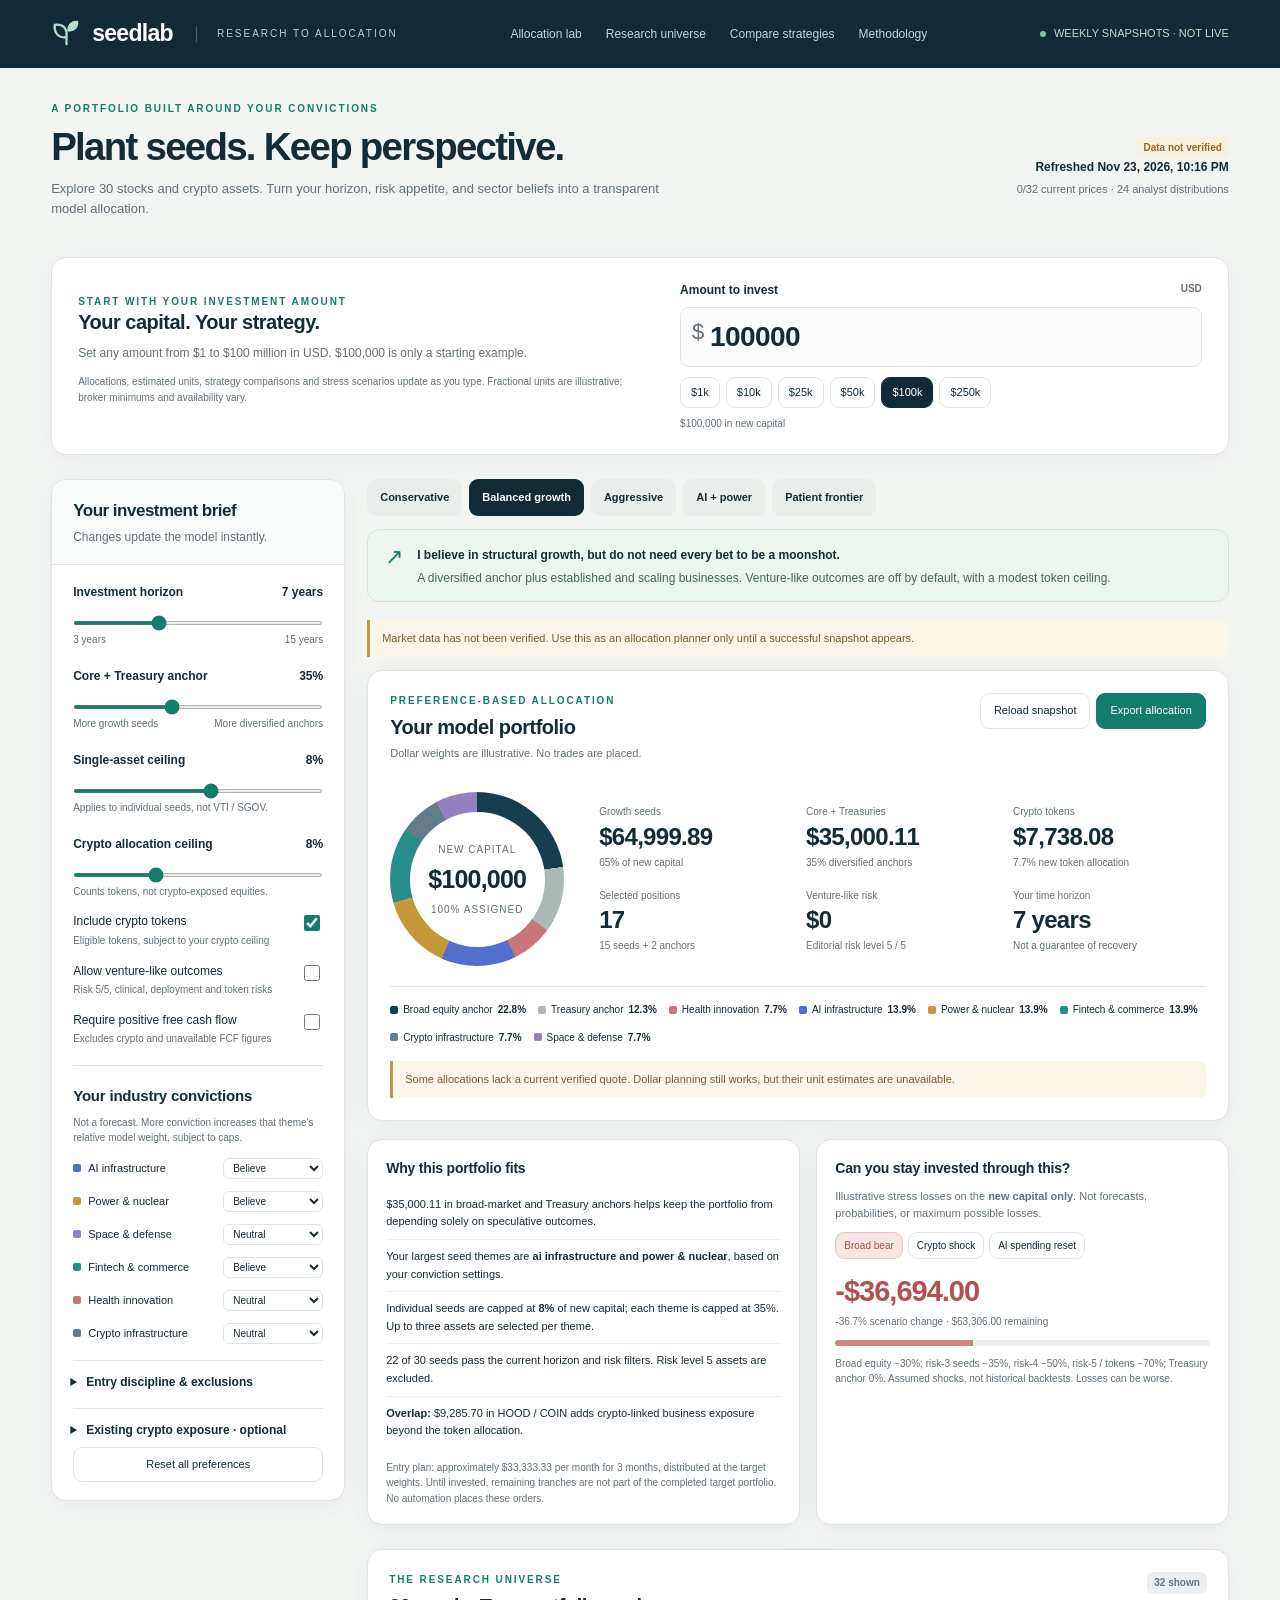
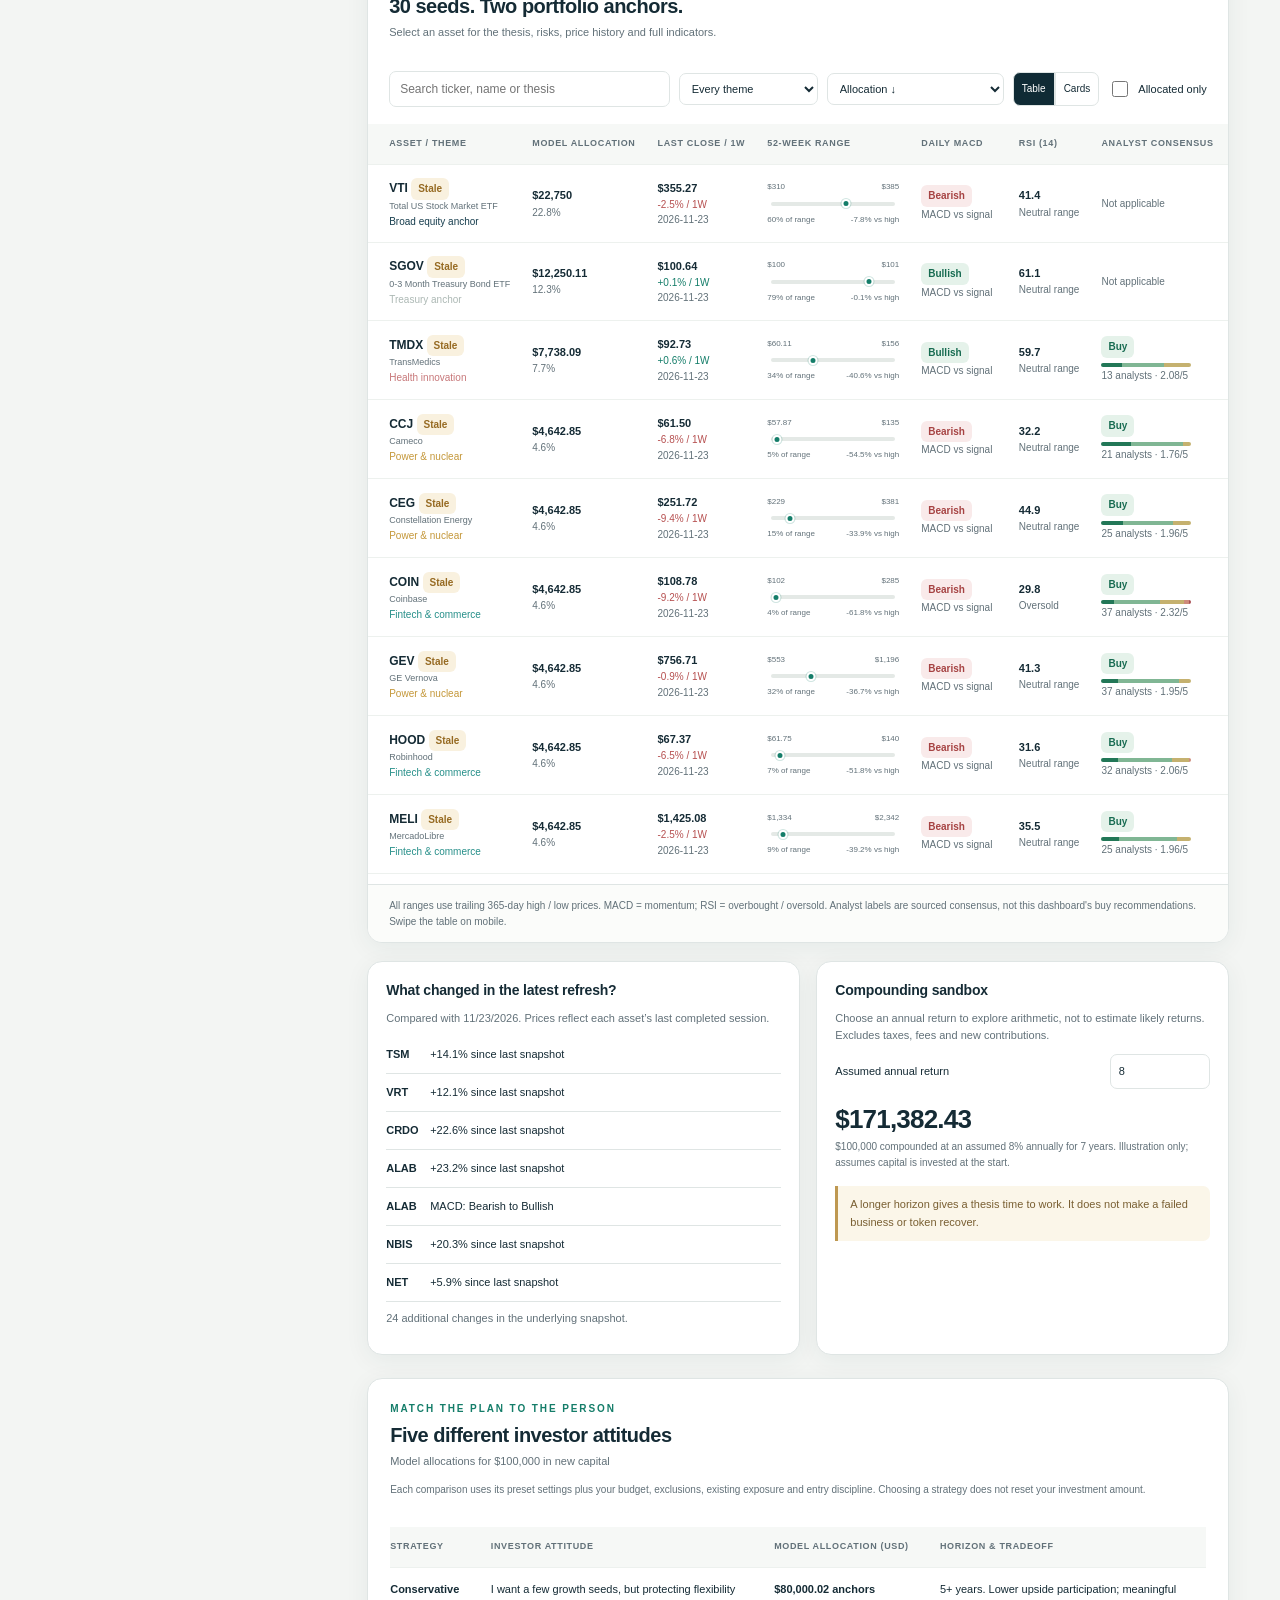
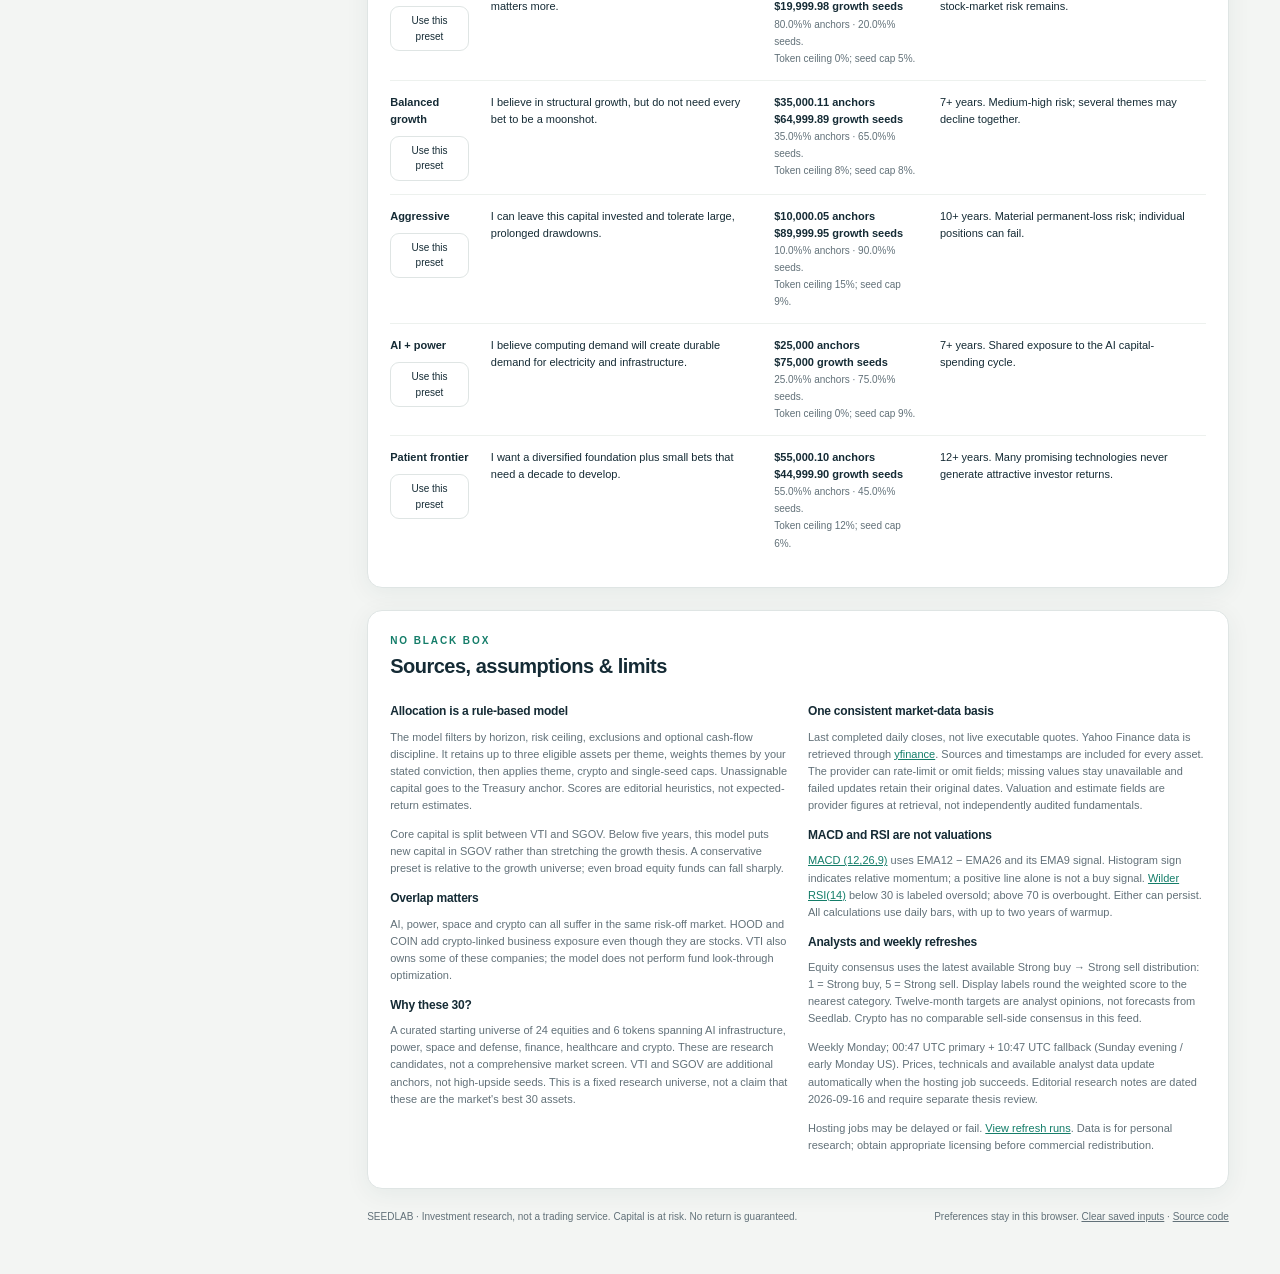
<file: seedlab/index.html>
<!doctype html>
<html lang="en"><head><meta charset="utf-8"><meta name="viewport" content="width=device-width,initial-scale=1"><meta name="description" content="A preference-driven investment research dashboard. Explore 30 stocks and crypto assets, compare strategies, and build a transparent model allocation."><title>Seedlab — Research to allocation</title>
<link rel="stylesheet" href="./styles.css"><style>
.capital-panel{display:grid;grid-template-columns:minmax(0,1.1fr) minmax(0,1fr);align-items:center;gap:28px;padding:23px 26px;margin:0 0 24px}.capital-panel h2{margin:0 0 9px}.capital-intro .tiny{margin-top:9px;max-width:590px}.capital-entry{min-width:0}.capital-entry>label{display:flex;justify-content:space-between;font-size:12px;font-weight:650;margin-bottom:8px}.capital-entry .budget{margin:0}.capital-entry .budget input{width:100%;min-width:0;font-size:28px;font-variant-numeric:tabular-nums}.budget-options{display:flex;gap:6px;flex-wrap:wrap;margin-top:10px}.budget-options button{font-size:11px;padding:6px 10px}.budget-options button[aria-pressed="true"]{background:var(--navy);color:white;border-color:var(--navy)}.budget-error{color:var(--red);font-size:11px;margin-top:8px;min-height:0}.budget-error:empty{display:none}input[aria-invalid="true"]{outline:2px solid var(--red);outline-offset:2px}.exclusion-tools{display:flex;justify-content:space-between;align-items:center;gap:10px;margin:10px 0 15px}.exclusion-tools button{font-size:10px;padding:5px 8px}#budgetInUse{margin-top:8px}.capital-entry input:focus-visible{outline:2px solid var(--green);outline-offset:2px}@media(max-width:700px){.capital-panel{grid-template-columns:1fr;gap:16px;padding:18px;margin-bottom:17px}.capital-entry .budget input{font-size:28px}.capital-panel .eyebrow{font-size:9px}.budget-options{gap:5px}.budget-options button{flex:1;padding:7px 5px;min-width:42px}.capital-intro .tiny{font-size:10px}}
</style></head><body>
<header class="top"><div class="brand"><svg viewBox="0 0 32 32" fill="none" aria-hidden="true"><path d="M16 27V13M16 20C5 21 3 12 4 7c8-1 13 3 12 13Z" stroke="#b2dfca" stroke-width="2.3" stroke-linecap="round"/><path d="M17 14C16 5 23 2 28 3c1 7-3 11-11 11Z" fill="#b2dfca"/></svg>seedlab<em>RESEARCH TO ALLOCATION</em></div><nav class="nav"><a href="#planner">Allocation lab</a><a href="#research">Research universe</a><a href="#compare">Compare strategies</a><a href="#methods">Methodology</a></nav><div class="weekly"><i class="dot"></i>WEEKLY SNAPSHOTS · NOT LIVE</div></header>
<div class="wrap"><section class="hero"><div><div class="eyebrow">A portfolio built around your convictions</div><h1>Plant seeds. Keep perspective.</h1><p class="sub">Explore 30 stocks and crypto assets. Turn your horizon, risk appetite, and sector beliefs into a transparent model allocation.</p></div><div class="hero-status"><span class="pill neutral" id="freshness">Loading snapshot</span><div class="stamp" id="dateStamp">Checking market data</div><div class="statusnote" id="coverage">Prices, technicals and analyst coverage</div></div></section>
<section class="panel capital-panel" aria-labelledby="capitalTitle"><div class="capital-intro"><div class="eyebrow">Start with your investment amount</div><h2 id="capitalTitle">Your capital. Your strategy.</h2><p class="sub" id="budgetHint">Set any amount from $1 to $100 million in USD. $100,000 is only a starting example.</p><p class="tiny">Allocations, estimated units, strategy comparisons and stress scenarios update as you type. Fractional units are illustrative; broker minimums and availability vary.</p></div><div class="capital-entry"><label for="budget">Amount to invest <span class="tiny">USD</span></label><div class="budget"><span>$</span><input id="budget" type="number" inputmode="decimal" value="100000" min="1" max="100000000" step="0.01" aria-describedby="budgetHint budgetError" aria-invalid="false"></div><div class="budget-options" role="group" aria-label="Example investment amounts"><button type="button" data-budget="1000" aria-pressed="false">$1k</button><button type="button" data-budget="10000" aria-pressed="false">$10k</button><button type="button" data-budget="25000" aria-pressed="false">$25k</button><button type="button" data-budget="50000" aria-pressed="false">$50k</button><button type="button" data-budget="100000" aria-pressed="true">$100k</button><button type="button" data-budget="250000" aria-pressed="false">$250k</button></div><div id="budgetError" class="budget-error" role="status" aria-live="polite"></div><div id="budgetInUse" class="tiny">$100,000 in new capital</div></div></section>
<div class="layout" id="planner"><aside class="panel controls collapsed" id="controls"><div class="control-head"><div><h2>Your investment brief</h2><span class="sub">Changes update the model instantly.</span></div><button class="mobile-controls" id="mobileToggle">Customize</button></div><div class="control-body">

<div class="field"><label for="horizon">Investment horizon <span id="horizonValue">7 years</span></label><input id="horizon" type="range" min="3" max="15" step="1" value="7"><div class="ends"><span>3 years</span><span>15 years</span></div></div>
<div class="field"><label for="anchor">Core + Treasury anchor <span id="anchorValue">35%</span></label><input id="anchor" type="range" min="0" max="90" step="5" value="35"><div class="ends"><span>More growth seeds</span><span>More diversified anchors</span></div></div>
<div class="field"><label for="maxpos">Single-asset ceiling <span id="maxposValue">8%</span></label><input id="maxpos" type="range" min="3" max="12" value="8" step="1"><div class="tiny">Applies to individual seeds, not VTI / SGOV.</div></div>
<div class="field" style="margin-bottom:5px"><label for="cryptoCap">Crypto allocation ceiling <span id="cryptoCapValue">8%</span></label><input id="cryptoCap" type="range" min="0" max="25" value="8" step="1"><div class="tiny">Counts tokens, not crypto-exposed equities.</div></div>
<div><label class="toggle"><span>Include crypto tokens<small>Eligible tokens, subject to your crypto ceiling</small></span><input type="checkbox" id="crypto" checked></label><label class="toggle"><span>Allow venture-like outcomes<small>Risk 5/5, clinical, deployment and token risks</small></span><input type="checkbox" id="frontier"></label><label class="toggle"><span>Require positive free cash flow<small>Excludes crypto and unavailable FCF figures</small></span><input type="checkbox" id="fcf"></label></div>
<div class="sep"></div><section class="belief-section"><h3>Your industry convictions</h3><p class="tiny">Not a forecast. More conviction increases that theme's relative model weight, subject to caps.</p><div id="beliefs"></div></section>
<details><summary>Entry discipline & exclusions</summary><div class="field"><label for="entry">Technical preference</label><select id="entry" style="width:100%;padding:8px;border:1px solid var(--line);border-radius:7px"><option value="thesis">Thesis first · no technical tilt</option><option value="momentum">Slightly favor improving MACD</option><option value="avoidHot">Avoid RSI above 70</option></select></div><p>Exclude any asset using the checkbox in its research row or card. No individual assets are excluded by default.</p><div class="exclusion-tools"><span class="tiny" id="excludedCount">0 assets excluded</span><button type="button" id="clearExclusions" disabled>Clear exclusions</button></div><div class="field"><label for="deployment">Deploy the new capital</label><select id="deployment" style="width:100%;padding:8px;border:1px solid var(--line);border-radius:7px"><option value="1">One tranche</option><option value="3" selected>Three monthly tranches</option><option value="6">Six monthly tranches</option></select></div><p>Staging reduces entry-date concentration, but can lag a rising market. These are planning amounts, not scheduled orders.</p></details>
<details><summary>Existing crypto exposure · optional</summary><p>Already own crypto? Enter its total current USD value to model room for additional tokens. Leave zero to model new capital only. No particular asset or holding is assumed.</p><div class="field"><label for="existingCrypto">Existing crypto portfolio value (USD)</label><input id="existingCrypto" type="number" inputmode="decimal" value="0" min="0" step="0.01"></div><p id="exposureNote">The ceiling applies to new capital plus the crypto value you enter, not your full portfolio. Nothing is sold automatically.</p><p>Inputs are saved only in this browser. No accounts or personal holdings are connected to the public dashboard.</p></details>
<button class="reset" id="reset">Reset all preferences</button></div></aside>
<main class="main"><div class="strategies" id="strategyTabs"></div><div class="attitude"><div class="attitude-mark">↗</div><div><b id="attitudeTitle"></b><p id="attitudeText"></p></div></div><div id="dataWarning" class="warning refresh-note hidden"></div>
<section class="panel allocation"><div class="sectionhead"><div><div class="eyebrow" style="margin-bottom:6px">Preference-based allocation</div><h2>Your model portfolio</h2><p class="sub">Dollar weights are illustrative. No trades are placed.</p></div><div class="actions"><button id="reload">Reload snapshot</button><button class="primary" id="export">Export allocation</button></div></div><div class="alloc-top"><div class="donut" id="donut"><div class="donut-center"><span>New capital</span><strong id="totalCapital">$100,000</strong><span id="totalWeight">100% assigned</span></div></div><div class="stats" id="stats"></div></div><div class="legend" id="legend"></div><div id="portfolioWarnings"></div></section>
<div class="twocol"><section class="panel insight"><h3>Why this portfolio fits</h3><ul id="rationale"></ul><div class="tiny" id="entryPlan" style="padding-top:12px"></div></section><section class="panel insight" id="stress"><h3>Can you stay invested through this?</h3><p>Illustrative stress losses on the <b>new capital only</b>. Not forecasts, probabilities, or maximum possible losses.</p><div class="stress-controls" id="stressButtons"></div><div class="stress-value" id="stressValue"></div><div class="tiny" id="stressDescription"></div><div class="stress-track"><div id="stressBar"></div></div><div class="tiny" id="stressAssumptions"></div></section></div>
<section class="panel research" id="research"><div class="sectionhead"><div><div class="eyebrow" style="margin-bottom:6px">The research universe</div><h2>30 seeds. Two portfolio anchors.</h2><p class="sub">Select an asset for the thesis, risks, price history and full indicators.</p></div><span class="pill neutral" id="resultCount">30 assets</span></div><div class="toolbar"><input class="search" id="search" placeholder="Search ticker, name or thesis" aria-label="Search assets"><select id="themeFilter" aria-label="Filter by theme"><option value="all">Every theme</option></select><select id="sort" aria-label="Sort assets"><option value="allocation">Allocation ↓</option><option value="risk">Risk: lower first</option><option value="analysts">Analyst score: strongest first</option><option value="range">52W position: low to high</option><option value="ticker">Ticker A–Z</option></select><div class="view-switch"><button id="tableView" class="active" aria-pressed="true">Table</button><button id="cardsView" aria-pressed="false">Cards</button></div><label class="checkbox-line"><input id="allocatedOnly" type="checkbox">Allocated only</label></div><div id="researchBody"></div><div class="research-foot">All ranges use trailing 365-day high / low prices. MACD = momentum; RSI = overbought / oversold. Analyst labels are sourced consensus, not this dashboard's buy recommendations. Swipe the table on mobile.</div></section>
<div class="twocol"><section class="panel insight"><h3>What changed in the latest refresh?</h3><p id="changesDate"></p><div id="changes"></div></section><section class="panel insight"><h3>Compounding sandbox</h3><p>Choose an annual return to explore arithmetic, not to estimate likely returns. Excludes taxes, fees and new contributions.</p><div class="projection-input"><label for="returnRate">Assumed annual return</label><input id="returnRate" type="number" value="8" min="-50" max="50" step="1"></div><div class="project-value" id="projectValue"></div><div class="tiny" id="projectNote"></div><div class="warning">A longer horizon gives a thesis time to work. It does not make a failed business or token recover.</div></section></div>
<section class="panel compare" id="compare"><div class="sectionhead"><div><div class="eyebrow" style="margin-bottom:6px">Match the plan to the person</div><h2>Five different investor attitudes</h2><p class="sub" id="compareBudget">Model allocations for your selected investment amount</p><p class="tiny">Each comparison uses its preset settings plus your budget, exclusions, existing exposure and entry discipline. Choosing a strategy does not reset your investment amount.</p></div></div><div class="table-scroll" style="max-height:none"><table><thead><tr><th>Strategy</th><th>Investor attitude</th><th>Model allocation (USD)</th><th>Horizon & tradeoff</th></tr></thead><tbody id="compareRows"></tbody></table></div></section>
<section class="panel methods" id="methods"><div class="sectionhead"><div><div class="eyebrow" style="margin-bottom:6px">No black box</div><h2>Sources, assumptions & limits</h2></div></div><div class="method-grid"><div><h3>Allocation is a rule-based model</h3><p>The model filters by horizon, risk ceiling, exclusions and optional cash-flow discipline. It retains up to three eligible assets per theme, weights themes by your stated conviction, then applies theme, crypto and single-seed caps. Unassignable capital goes to the Treasury anchor. Scores are editorial heuristics, not expected-return estimates.</p><p>Core capital is split between VTI and SGOV. Below five years, this model puts new capital in SGOV rather than stretching the growth thesis. A conservative preset is relative to the growth universe; even broad equity funds can fall sharply.</p><h3>Overlap matters</h3><p>AI, power, space and crypto can all suffer in the same risk-off market. HOOD and COIN add crypto-linked business exposure even though they are stocks. VTI also owns some of these companies; the model does not perform fund look-through optimization.</p><h3>Why these 30?</h3><p>A curated starting universe of 24 equities and 6 tokens spanning AI infrastructure, power, space and defense, finance, healthcare and crypto. These are research candidates, not a comprehensive market screen. VTI and SGOV are additional anchors, not high-upside seeds. This is a fixed research universe, not a claim that these are the market's best 30 assets.</p></div><div><h3>One consistent market-data basis</h3><p>Last completed daily closes, not live executable quotes. Yahoo Finance data is retrieved through <a href="https://ranaroussi.github.io/yfinance/" target="_blank" rel="noopener">yfinance</a>. Sources and timestamps are included for every asset. The provider can rate-limit or omit fields; missing values stay unavailable and failed updates retain their original dates. Valuation and estimate fields are provider figures at retrieval, not independently audited fundamentals.</p><h3>MACD and RSI are not valuations</h3><p><a href="https://www.fidelity.com/learning-center/trading-investing/technical-analysis/technical-indicator-guide/macd" target="_blank" rel="noopener">MACD (12,26,9)</a> uses EMA12 − EMA26 and its EMA9 signal. Histogram sign indicates relative momentum; a positive line alone is not a buy signal. <a href="https://www.fidelity.com/learning-center/trading-investing/technical-analysis/technical-indicator-guide/RSI" target="_blank" rel="noopener">Wilder RSI(14)</a> below 30 is labeled oversold; above 70 is overbought. Either can persist. All calculations use daily bars, with up to two years of warmup.</p><h3>Analysts and weekly refreshes</h3><p>Equity consensus uses the latest available Strong buy → Strong sell distribution: 1 = Strong buy, 5 = Strong sell. Display labels round the weighted score to the nearest category. Twelve-month targets are analyst opinions, not forecasts from Seedlab. Crypto has no comparable sell-side consensus in this feed.</p><p id="scheduleText">Weekly Monday morning refreshes update prices, indicators and available analyst data. Editorial theses remain dated research notes and are not automatically re-underwritten.</p><p>Hosting jobs may be delayed or fail. <a href="https://github.com/Andirel/market-digest/actions/workflows/seedlab-weekly.yml" target="_blank" rel="noopener">View refresh runs</a>. Data is for personal research; obtain appropriate licensing before commercial redistribution.</p></div></div></section>
<footer class="footer"><span>SEEDLAB · Investment research, not a trading service. Capital is at risk. No return is guaranteed.</span><span>Preferences stay in this browser. <a href="#" id="clearStorage">Clear saved inputs</a> · <a href="https://github.com/Andirel/market-digest/tree/main/seedlab" target="_blank" rel="noopener">Source code</a></span></footer>
</main></div></div><dialog id="detail"><div class="drawer-head"><div id="detailTitle"></div><button class="close" id="closeDetail" aria-label="Close asset detail">×</button></div><div class="drawer-body" id="detailBody"></div></dialog>
<script src="./data.js"></script><script src="./app.js"></script></body></html>
</file>
<file: seedlab/styles.css>
:root{--ink:#152b35;--muted:#627179;--line:#dfe5e4;--bg:#f3f5f3;--paper:#fff;--green:#147d69;--mint:#dbf0e8;--navy:#102b35;--amber:#ae7623;--red:#b65050;--ai:#526fce;--power:#c49739;--space:#9580be;--finance:#268f89;--health:#c77779;--crypto:#647c89;--core:#173e4e;--reserve:#acb8b4;--shadow:0 5px 24px #173b4310}*{box-sizing:border-box}html{scroll-behavior:smooth}body{margin:0;background:var(--bg);color:var(--ink);font:14px/1.55 -apple-system,BlinkMacSystemFont,"Segoe UI",sans-serif}button,input,select{font:inherit}button,a,input,select{touch-action:manipulation}button{cursor:pointer}a{color:var(--green)}button:focus-visible,a:focus-visible,input:focus-visible,select:focus-visible{outline:3px solid #39a78a;outline-offset:3px}button{border:1px solid var(--line);background:white;color:var(--ink);border-radius:9px;padding:8px 13px}button:hover{background:#edf3f0}button.primary{background:var(--green);color:white;border-color:var(--green)}.top{height:68px;background:var(--navy);display:flex;align-items:center;justify-content:space-between;padding:0 4vw;color:#fff}.brand{font-size:23px;font-weight:750;letter-spacing:-.7px;display:flex;align-items:center;gap:10px}.brand svg{width:31px;height:31px}.brand em{font-style:normal;font-size:10px;font-weight:500;color:#b7d2ce;letter-spacing:2px;margin-left:13px;padding-left:20px;border-left:1px solid #45616b}.nav{display:flex;gap:24px}.nav a{color:#c3d5d7;text-decoration:none;font-size:12px}.weekly{color:#bdd9cd;font-size:11px;display:flex;gap:8px;align-items:center}.dot{height:6px;width:6px;border-radius:50%;background:#84c2a9;display:inline-block}.wrap{max-width:1660px;padding:30px 4vw 50px;margin:auto}.hero{display:flex;align-items:center;justify-content:space-between;gap:25px;margin:3px 0 25px}.eyebrow{text-transform:uppercase;letter-spacing:1.9px;font-size:10px;font-weight:750;color:var(--green)}h1{font-size:clamp(26px,3vw,43px);letter-spacing:-1.7px;line-height:1.14;margin:8px 0 11px;font-weight:720}h2{font-size:20px;letter-spacing:-.5px;line-height:1.25;margin:0 0 5px}h3{font-size:15px;letter-spacing:-.2px;margin:0 0 8px}p{margin:0 0 12px}.muted,.sub{color:var(--muted)}.sub{font-size:12px}.hero .sub{max-width:630px;font-size:13px}.hero-status{text-align:right;min-width:210px}.stamp{font-size:12px;font-weight:600}.pill{display:inline-flex;align-items:center;gap:5px;border-radius:6px;padding:3px 7px;background:#eef2f0;font-size:10px;font-weight:650;white-space:nowrap}.green{background:#e5f2ea;color:#176b51}.red{background:#f9eaea;color:#a64343}.amber{background:#f9f1df;color:#966a22}.neutral{background:#edf0f2;color:#65747d}.tiny{font-size:10px;color:var(--muted)}.statusnote{font-size:11px;line-height:1.4;margin-top:5px;color:var(--muted)}.layout{display:grid;grid-template-columns:294px minmax(0,1fr);gap:22px;align-items:start}.panel{border:1px solid var(--line);border-radius:15px;background:var(--paper);box-shadow:var(--shadow);overflow:hidden}.controls{position:sticky;top:15px}.control-head{padding:20px 21px 16px;background:#fafcfb;border-bottom:1px solid var(--line)}.control-head h2{font-size:17px}.control-body{padding:18px 21px}.field{margin-bottom:20px}.field label,.field-label{display:flex;justify-content:space-between;align-items:center;font-size:12px;font-weight:650;margin-bottom:8px}.budget{position:relative}.budget span{position:absolute;left:12px;top:8px;font-size:22px;color:var(--muted)}.budget input{width:100%;font-size:25px;font-weight:680;letter-spacing:-.6px;border:1px solid var(--line);border-radius:9px;padding:7px 10px 7px 29px;color:var(--ink);background:#fbfcfb}input[type=range]{width:100%;height:4px;accent-color:var(--green);margin:10px 0 7px}input[type=number]:not(#budget){width:100%;padding:8px;border:1px solid var(--line);border-radius:7px;background:#fff;color:var(--ink)}input[type=checkbox]{accent-color:var(--green);width:16px;height:16px;flex-shrink:0}.ends{display:flex;justify-content:space-between;color:var(--muted);font-size:10px}.toggle{display:flex;align-items:flex-start;justify-content:space-between;gap:12px;font-size:12px;margin:13px 0}.toggle small{display:block;color:var(--muted);font-size:10px;margin-top:2px}.sep{height:1px;background:var(--line);margin:18px 0}.belief{margin-top:12px}.belief-top{display:flex;justify-content:space-between;font-size:11px;align-items:center}.belief-name{display:flex;align-items:center;gap:7px}.swatch{width:8px;height:8px;display:inline-block;border-radius:2px}.belief select{border:1px solid var(--line);border-radius:6px;padding:3px 5px;max-width:112px;font-size:10px;background:white;color:var(--ink)}details{border-top:1px solid var(--line);padding-top:12px;margin-top:16px}summary{cursor:pointer;font-size:12px;font-weight:650;list-style-position:outside;margin-left:13px}details p{font-size:11px;color:var(--muted);margin-top:9px}details .field{margin:12px 0}.reset{width:100%;font-size:11px;margin-top:8px}.main{min-width:0}.strategies{display:flex;gap:7px;flex-wrap:wrap;margin-bottom:13px}.strategy-btn{padding:9px 12px;font-size:11px;background:#e9eeeb;border-color:transparent;font-weight:600}.strategy-btn.active{background:var(--navy);color:white}.attitude{border:1px solid #d4e4db;background:#edf5ef;border-radius:12px;padding:14px 17px;display:flex;gap:14px;align-items:flex-start;margin-bottom:18px}.attitude-mark{font-size:22px;line-height:1.2;color:var(--green)}.attitude b{font-size:12px}.attitude p{font-size:12px;color:#4a645a;margin:3px 0 0}.allocation{padding:22px}.sectionhead{display:flex;justify-content:space-between;align-items:start;gap:15px;margin-bottom:18px}.sectionhead .sub{font-size:11px}.actions{display:flex;gap:6px;flex-wrap:wrap}.actions button{font-size:11px}.alloc-top{display:grid;grid-template-columns:184px 1fr;gap:25px;align-items:center}.donut{height:174px;width:174px;border-radius:50%;position:relative;background:#d9e3df;display:flex;align-items:center;justify-content:center}.donut:before{content:"";width:135px;height:135px;border-radius:50%;background:white;position:absolute}.donut-center{position:relative;text-align:center}.donut-center strong{font-size:25px;letter-spacing:-.8px;display:block}.donut-center span{font-size:10px;color:var(--muted);letter-spacing:1px;text-transform:uppercase}.stats{display:grid;grid-template-columns:repeat(3,1fr);gap:17px 14px}.stat-label{font-size:10px;color:var(--muted);margin-bottom:4px}.stat-value{font-size:24px;font-weight:700;line-height:1.1;letter-spacing:-.7px}.stat-sub{font-size:10px;color:var(--muted);margin-top:5px}.legend{display:flex;gap:12px;flex-wrap:wrap;margin-top:20px;padding-top:15px;border-top:1px solid var(--line)}.legend span{font-size:10px;display:flex;align-items:center;gap:5px}.twocol{display:grid;grid-template-columns:1.05fr 1fr;gap:16px;margin-top:18px}.insight{padding:18px}.insight h3{font-size:14px}.insight p{font-size:11px;color:var(--muted);margin:6px 0 9px}.insight ul{padding:0;margin:0;list-style:none}.insight li{font-size:11px;line-height:1.6;padding:8px 0;border-bottom:1px solid #edf0ee}.insight li:last-child{border:0}.stress-controls{display:flex;gap:5px;flex-wrap:wrap;margin:10px 0}.stress-controls button{font-size:10px;padding:5px 8px}.stress-controls .active{background:#f5e6e3;color:#ad4e42;border-color:#e9c8c1}.stress-value{font-size:29px;letter-spacing:-1px;font-weight:700;color:var(--red);margin:8px 0 0}.stress-track{height:6px;background:#edf0ef;border-radius:5px;margin:10px 0;overflow:hidden}.stress-track div{height:100%;background:#cf8580}.warning{border-left:3px solid #be9851;background:#fbf6e9;padding:10px 12px;color:#795f32;font-size:11px;border-radius:0 7px 7px 0;margin-top:16px}.research{margin-top:24px;padding:22px 0 0}.research .sectionhead,.toolbar{padding:0 21px}.toolbar{display:flex;gap:9px;align-items:center;margin-bottom:17px;flex-wrap:wrap}.search{border:1px solid var(--line);border-radius:7px;padding:8px 10px;min-width:170px;flex:1;font-size:12px}.toolbar select{border:1px solid var(--line);border-radius:7px;padding:8px;font-size:11px;color:var(--ink);background:#fff}.view-switch{display:flex;gap:0}.view-switch button{font-size:10px;border-radius:0;padding:8px}.view-switch button:first-child{border-radius:7px 0 0 7px}.view-switch button:last-child{border-radius:0 7px 7px 0}.view-switch .active{background:var(--navy);color:#fff}.table-scroll{overflow:auto;max-height:760px}table{border-collapse:collapse;width:100%;font-size:11px;text-align:left}th{font-size:9px;text-transform:uppercase;letter-spacing:.65px;color:var(--muted);background:#f6f8f6;padding:13px 11px;position:sticky;top:0;z-index:1;white-space:nowrap}td{padding:13px 11px;border-top:1px solid #edf1ee;vertical-align:middle;white-space:nowrap}tbody tr{cursor:pointer}tbody tr:hover{background:#f6faf7}td:first-child,th:first-child{padding-left:21px}.ticker{font-weight:750;font-size:12px}.name-small{font-size:9px;color:var(--muted);max-width:139px;overflow:hidden;text-overflow:ellipsis}.money{font-weight:700;font-variant-numeric:tabular-nums}.range{width:132px}.range-track{height:4px;background:#e4e9e6;border-radius:6px;position:relative;margin:8px 4px}.range-dot{height:9px;width:9px;border:2px solid white;border-radius:50%;background:var(--green);position:absolute;top:-2.5px;transform:translateX(-50%);box-shadow:0 0 0 1px #147d6933}.range-text{display:flex;justify-content:space-between;color:var(--muted);font-size:8px}.rating-stack{display:flex;width:90px;height:4px;overflow:hidden;border-radius:4px;margin-top:5px}.rating-stack i:nth-child(1){background:#227757}.rating-stack i:nth-child(2){background:#80b694}.rating-stack i:nth-child(3){background:#c5b16f}.rating-stack i:nth-child(4){background:#ce8b7b}.rating-stack i:nth-child(5){background:#a84f53}.riskbars{display:flex;gap:2px;margin-bottom:4px}.riskbars i{height:9px;width:4px;border-radius:1px;background:#e4e9e6}.riskbars i.on{background:#ad8950}.research-foot{font-size:10px;color:var(--muted);padding:13px 21px;border-top:1px solid var(--line);background:#fbfcfa}.cards{padding:0 18px 20px;display:grid;grid-template-columns:repeat(3,minmax(0,1fr));gap:12px}.asset-card{border:1px solid var(--line);border-radius:11px;padding:15px;cursor:pointer;transition:transform .15s,box-shadow .15s}.asset-card:hover{box-shadow:var(--shadow);transform:translateY(-2px)}.cardtop{display:flex;justify-content:space-between;gap:8px}.asset-card p{font-size:11px;line-height:1.5;color:var(--muted);min-height:49px;margin:10px 0}.card-alloc{background:#eef5f0;display:flex;justify-content:space-between;border-radius:6px;padding:7px 9px;font-size:10px;margin:10px 0}.card-price{font-size:20px;font-weight:700}.cardrow{display:flex;justify-content:space-between;align-items:center;gap:6px;margin:9px 0;font-size:10px}.asset-card .range{width:100%;margin-top:15px}.compare{padding:22px;margin-top:23px;scroll-margin-top:20px}.compare table td{white-space:normal;vertical-align:top;cursor:default}.compare table td:first-child,.compare table th:first-child{padding-left:0}.compare table th{position:static}.compare button{font-size:10px;padding:6px 8px;margin-top:8px}.methods{margin-top:22px;padding:22px}.method-grid{display:grid;grid-template-columns:1fr 1fr;gap:20px;font-size:11px;color:var(--muted)}.method-grid h3{color:var(--ink);font-size:12px}.method-grid p{margin:6px 0 12px}.footer{font-size:10px;color:var(--muted);padding-top:20px;display:flex;justify-content:space-between;gap:15px}.footer a{color:var(--muted)}.empty{padding:35px;text-align:center;color:var(--muted);font-size:12px}.hidden{display:none!important}.projection-input{display:grid;grid-template-columns:1fr 100px;gap:10px;align-items:center;margin:10px 0;font-size:11px}.project-value{font-size:26px;font-weight:700;letter-spacing:-.8px}.newsitem{padding:10px 0;border-bottom:1px solid var(--line);font-size:11px}.newsitem:last-child{border:0}.newsitem b{display:inline-block;min-width:44px}dialog{border:0;border-radius:18px;box-shadow:0 25px 120px #0b22214d;padding:0;width:min(670px,94vw);max-height:90vh;color:var(--ink)}dialog::backdrop{background:#102b3577;backdrop-filter:blur(3px)}.drawer-head{position:sticky;top:0;z-index:3;background:white;border-bottom:1px solid var(--line);padding:21px 25px;display:flex;justify-content:space-between;align-items:center}.drawer-body{padding:23px 25px}.drawer-head h2{font-size:24px;margin:0}.drawer-body h3{font-size:13px;margin-top:20px}.drawer-body p{font-size:12px;color:var(--muted)}.detail-kpis{display:grid;grid-template-columns:repeat(3,1fr);gap:18px}.detail-kpis strong{font-size:18px;display:block}.detail-chart{background:#f6f9f6;border-radius:10px;padding:12px 15px;margin:19px 0}.detail-chart svg{width:100%;height:auto;display:block}.detail-chart p{font-size:10px;margin:7px 0 0}.detail-facts{display:grid;grid-template-columns:1fr 1fr;gap:8px 20px;font-size:11px}.detail-facts div{display:flex;justify-content:space-between;border-bottom:1px solid var(--line);padding:8px 0;gap:10px}.source-links{display:flex;gap:15px;flex-wrap:wrap;font-size:11px;margin:15px 0}.close{border:0;background:#eff3f0;font-size:19px;padding:3px 10px}.refresh-note{margin-bottom:13px}.mobile-controls{display:none}.checkbox-line{display:flex;gap:7px;align-items:center;font-size:11px}.unit-toggle{font-size:11px}select{max-width:100%}@media(min-width:1550px){.cards{grid-template-columns:repeat(4,minmax(0,1fr))}}@media(max-width:1200px){.layout{grid-template-columns:265px minmax(0,1fr)}.wrap{padding:25px 2.5vw}.top{padding:0 2.5vw}.alloc-top{grid-template-columns:155px 1fr;gap:15px}.donut{height:145px;width:145px}.donut:before{height:113px;width:113px}.donut-center strong{font-size:21px}.cards{grid-template-columns:repeat(2,minmax(0,1fr))}.stat-value{font-size:21px}.nav{gap:15px}.brand em{display:none}}@media(max-width:900px){.layout{grid-template-columns:1fr}.controls{position:static}.control-body{display:grid;grid-template-columns:1fr 1fr;gap:0 25px}.control-body .sep,.control-body .belief-section,.control-body details,.control-body .reset{grid-column:1/-1}.control-head{display:flex;justify-content:space-between;align-items:center}.mobile-controls{display:block;font-size:11px}.controls.collapsed .control-body{display:none}.hero-status{min-width:170px}.hero h1{font-size:33px}.twocol{grid-template-columns:1fr 1fr}.cards{grid-template-columns:repeat(3,minmax(0,1fr))}.nav{display:none}}@media(max-width:600px){.top{height:59px;padding:0 18px}.brand{font-size:21px}.weekly{font-size:9px}.wrap{padding:22px 14px}.hero{display:block;margin-bottom:20px}.hero h1{font-size:31px;letter-spacing:-1px}.hero-status{text-align:left;margin-top:13px;display:flex;gap:10px;align-items:center;flex-wrap:wrap}.hero-status .statusnote{margin:0}.hero .sub{font-size:12px}.layout{gap:15px}.control-body{padding:18px;gap:0 17px}.control-head{padding:16px 18px}.strategies{gap:5px;margin-bottom:11px}.strategy-btn{font-size:10px;padding:7px 9px}.attitude{padding:12px;gap:9px}.allocation{padding:17px}.alloc-top{grid-template-columns:117px 1fr;gap:15px}.donut{width:114px;height:114px}.donut:before{width:89px;height:89px}.donut-center strong{font-size:17px}.donut-center span{font-size:8px}.stats{grid-template-columns:1fr 1fr;gap:16px 10px}.stat-value{font-size:20px}.stat-label,.stat-sub{font-size:9px}.twocol{grid-template-columns:1fr;gap:13px;margin-top:15px}.cards{grid-template-columns:repeat(2,minmax(0,1fr));padding:0 12px 14px;gap:9px}.asset-card{padding:11px}.asset-card .ticker{font-size:13px}.asset-card .name-small{max-width:112px}.asset-card p{font-size:10px;min-height:57px}.card-price{font-size:18px}.cardrow{font-size:9px}.pill{font-size:9px;padding:3px 5px}.research .sectionhead,.toolbar{padding:0 16px}.toolbar{gap:6px}.toolbar select{font-size:10px;padding:8px 5px}.toolbar .search{min-width:140px}.sectionhead{gap:9px}h2{font-size:18px}.actions button{font-size:10px;padding:6px 9px}.compare,.methods{padding:17px}.compare table{min-width:600px}.method-grid{grid-template-columns:1fr;gap:10px}.footer{display:block}.footer span{display:block;margin:7px 0}.drawer-body{padding:18px}.drawer-head{padding:17px 18px}.detail-kpis{gap:9px}.detail-facts{gap:6px 12px}.detail-kpis strong{font-size:16px}}@media(prefers-reduced-motion:reduce){html{scroll-behavior:auto}*{transition:none!important}}
</file>
